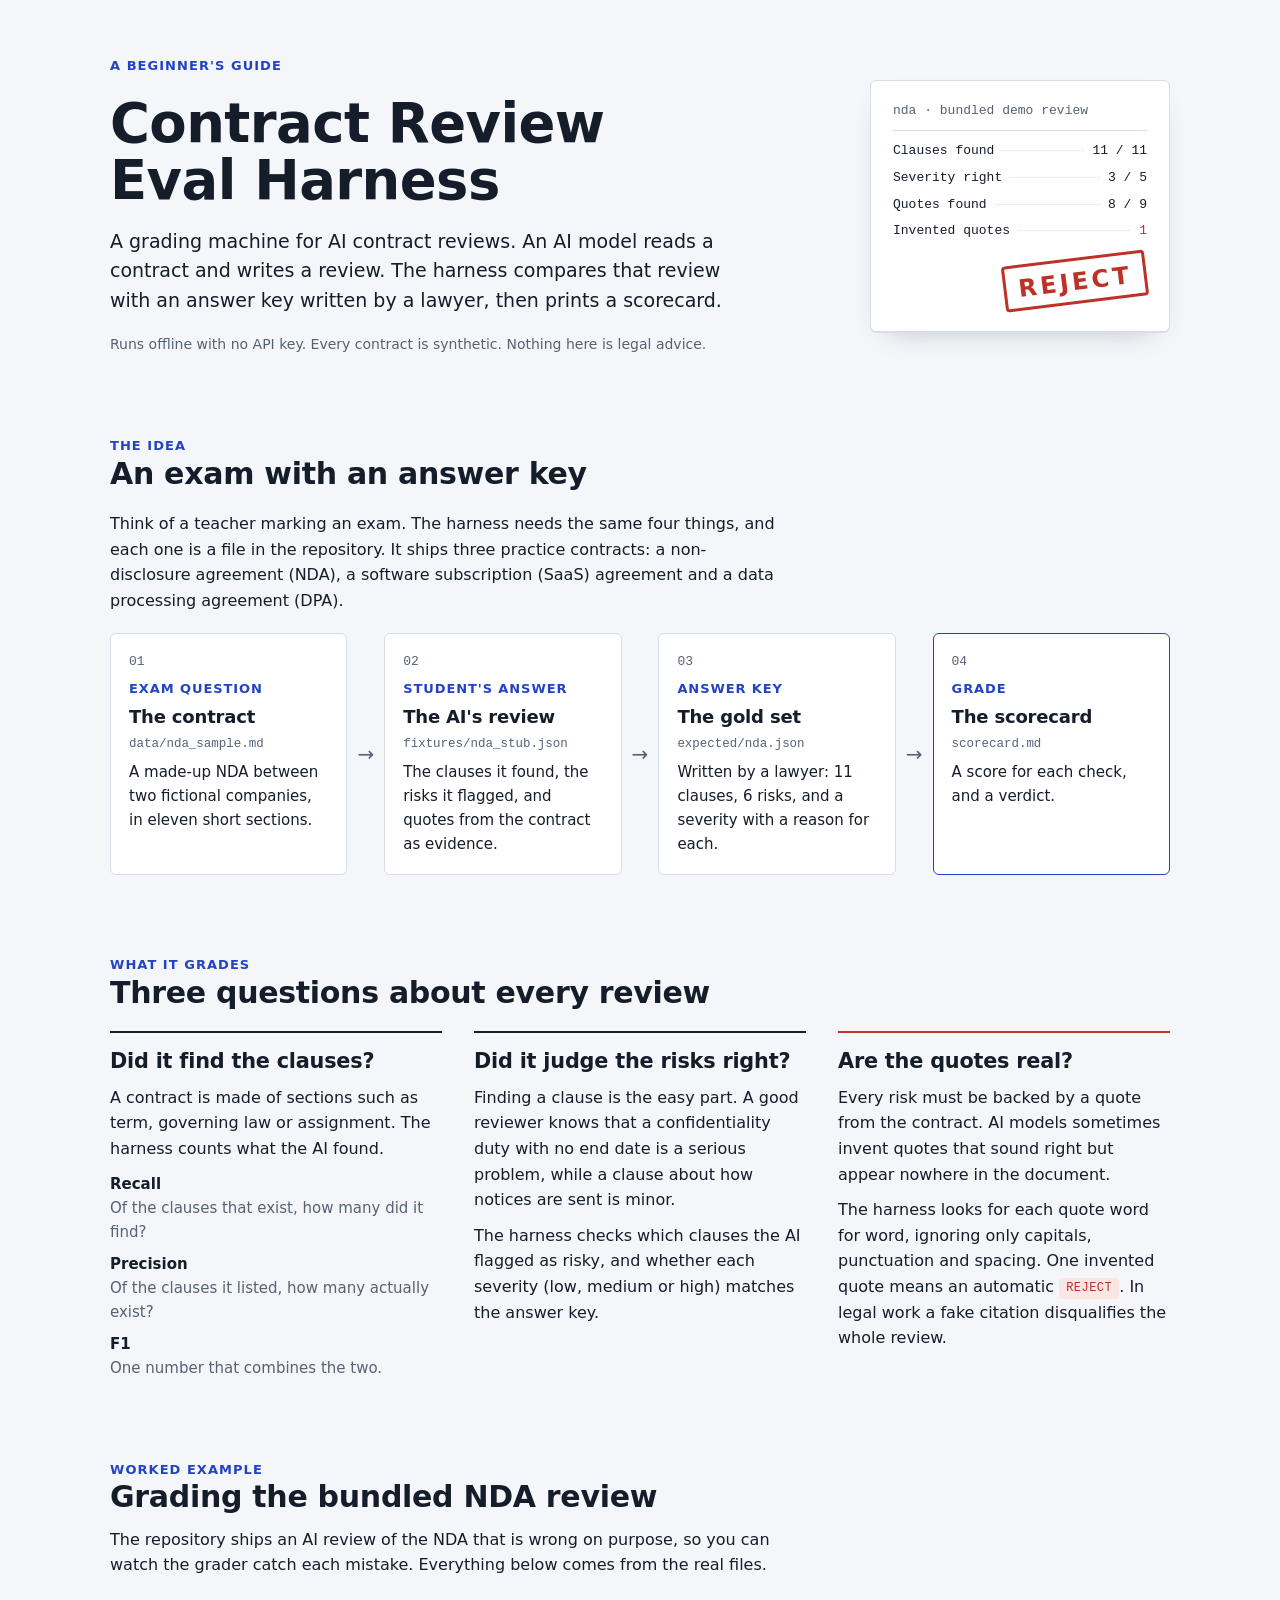
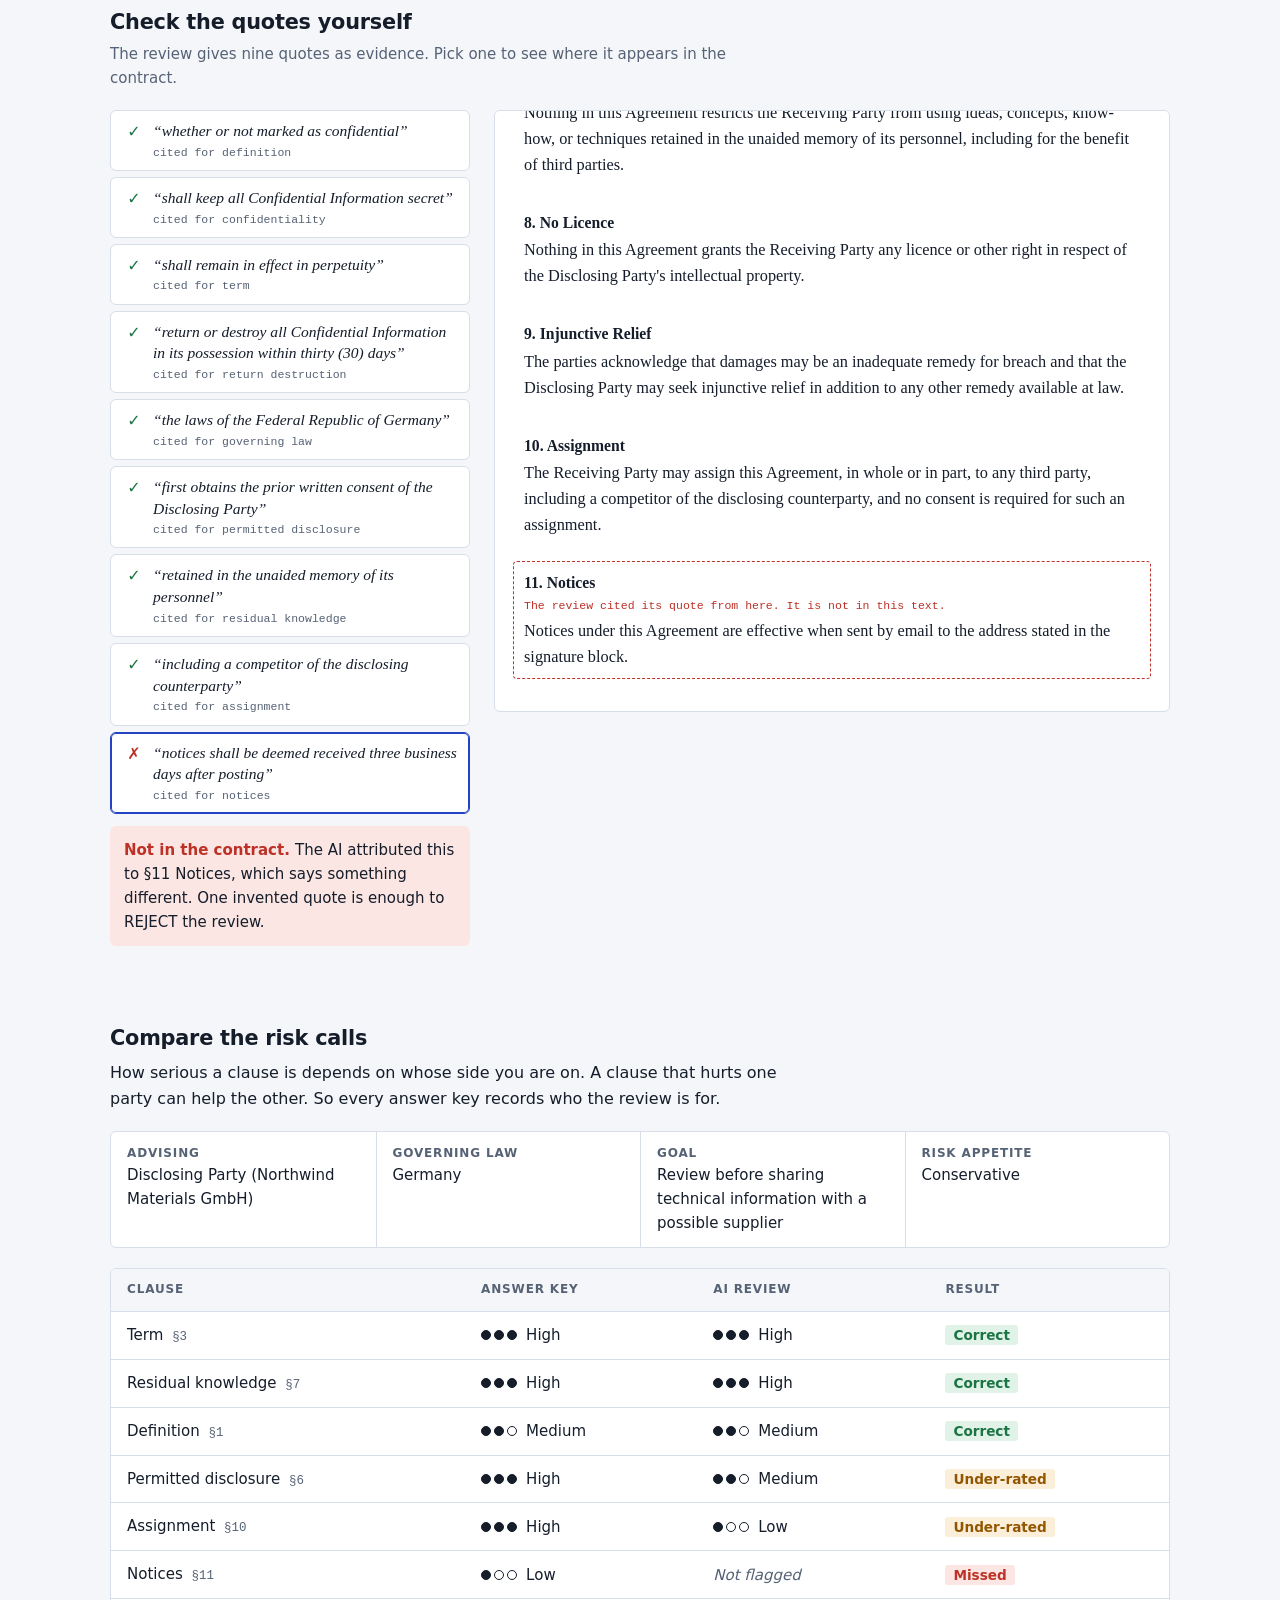
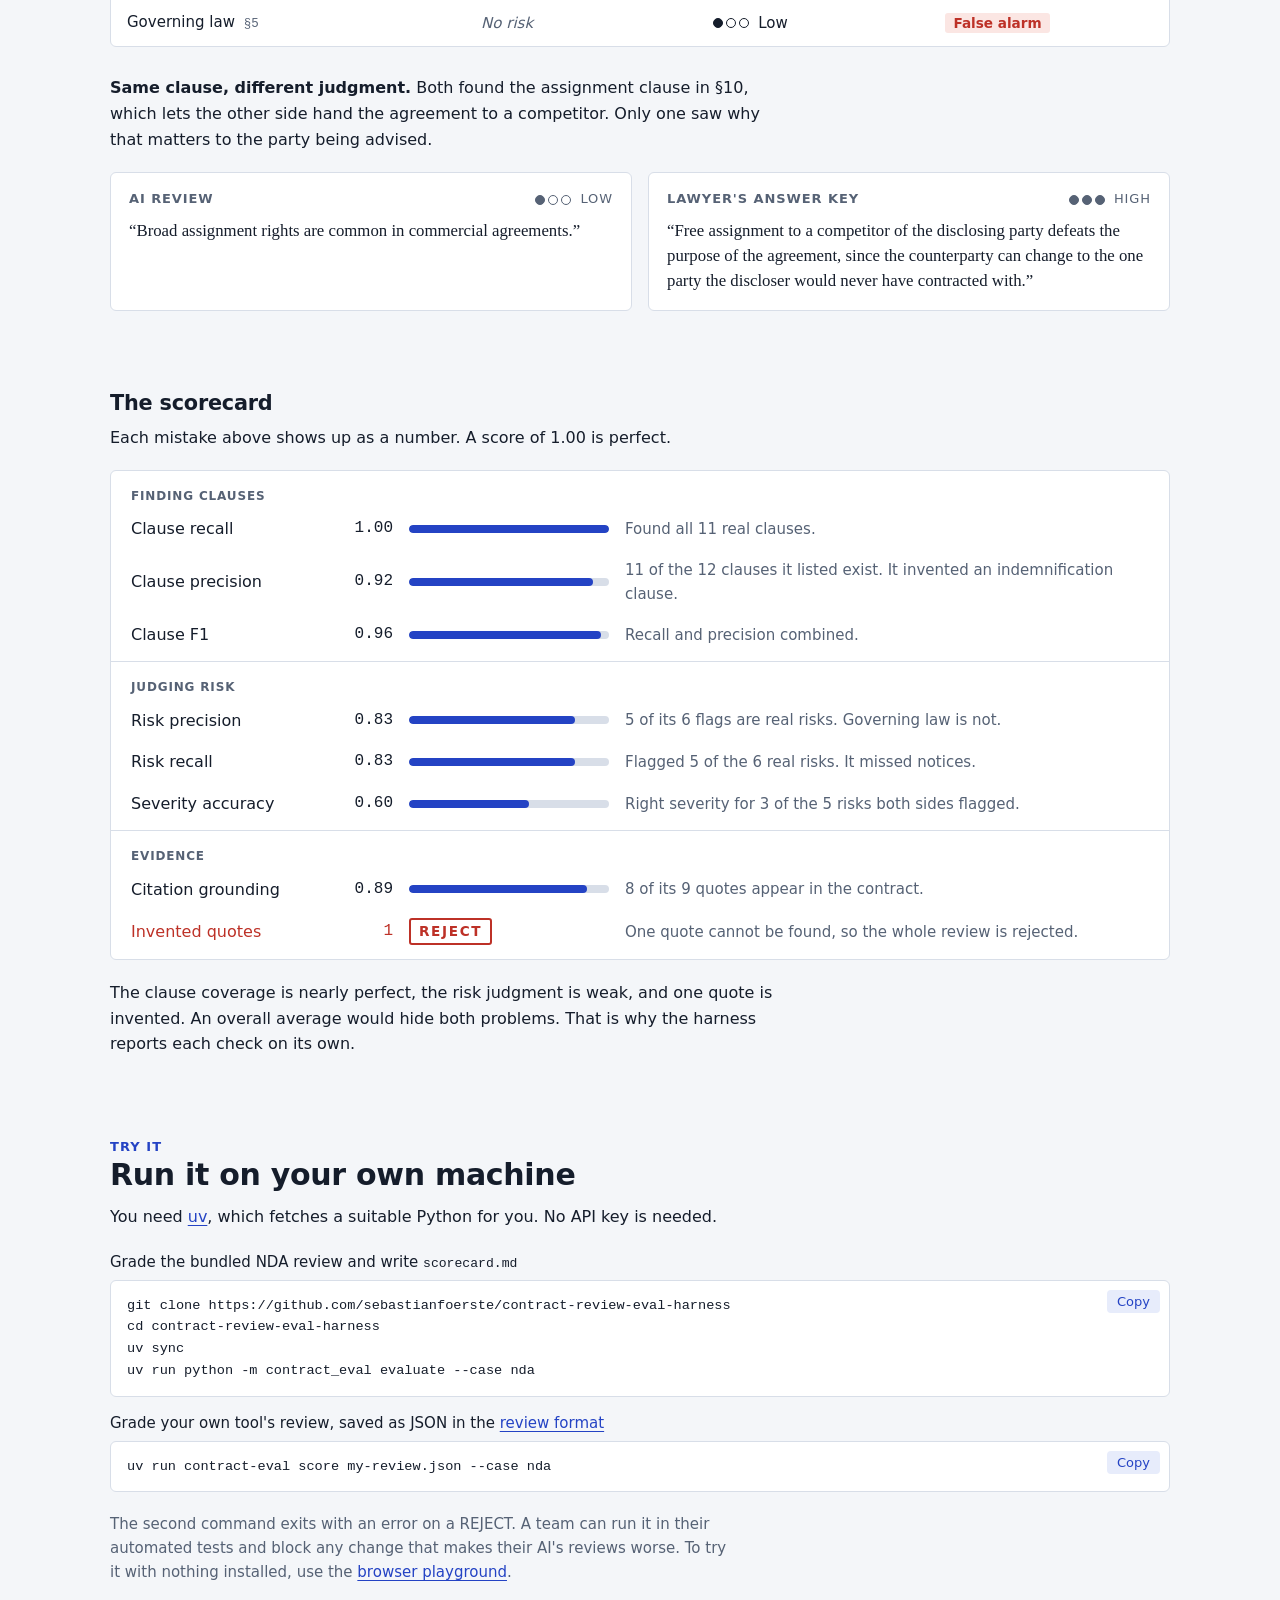
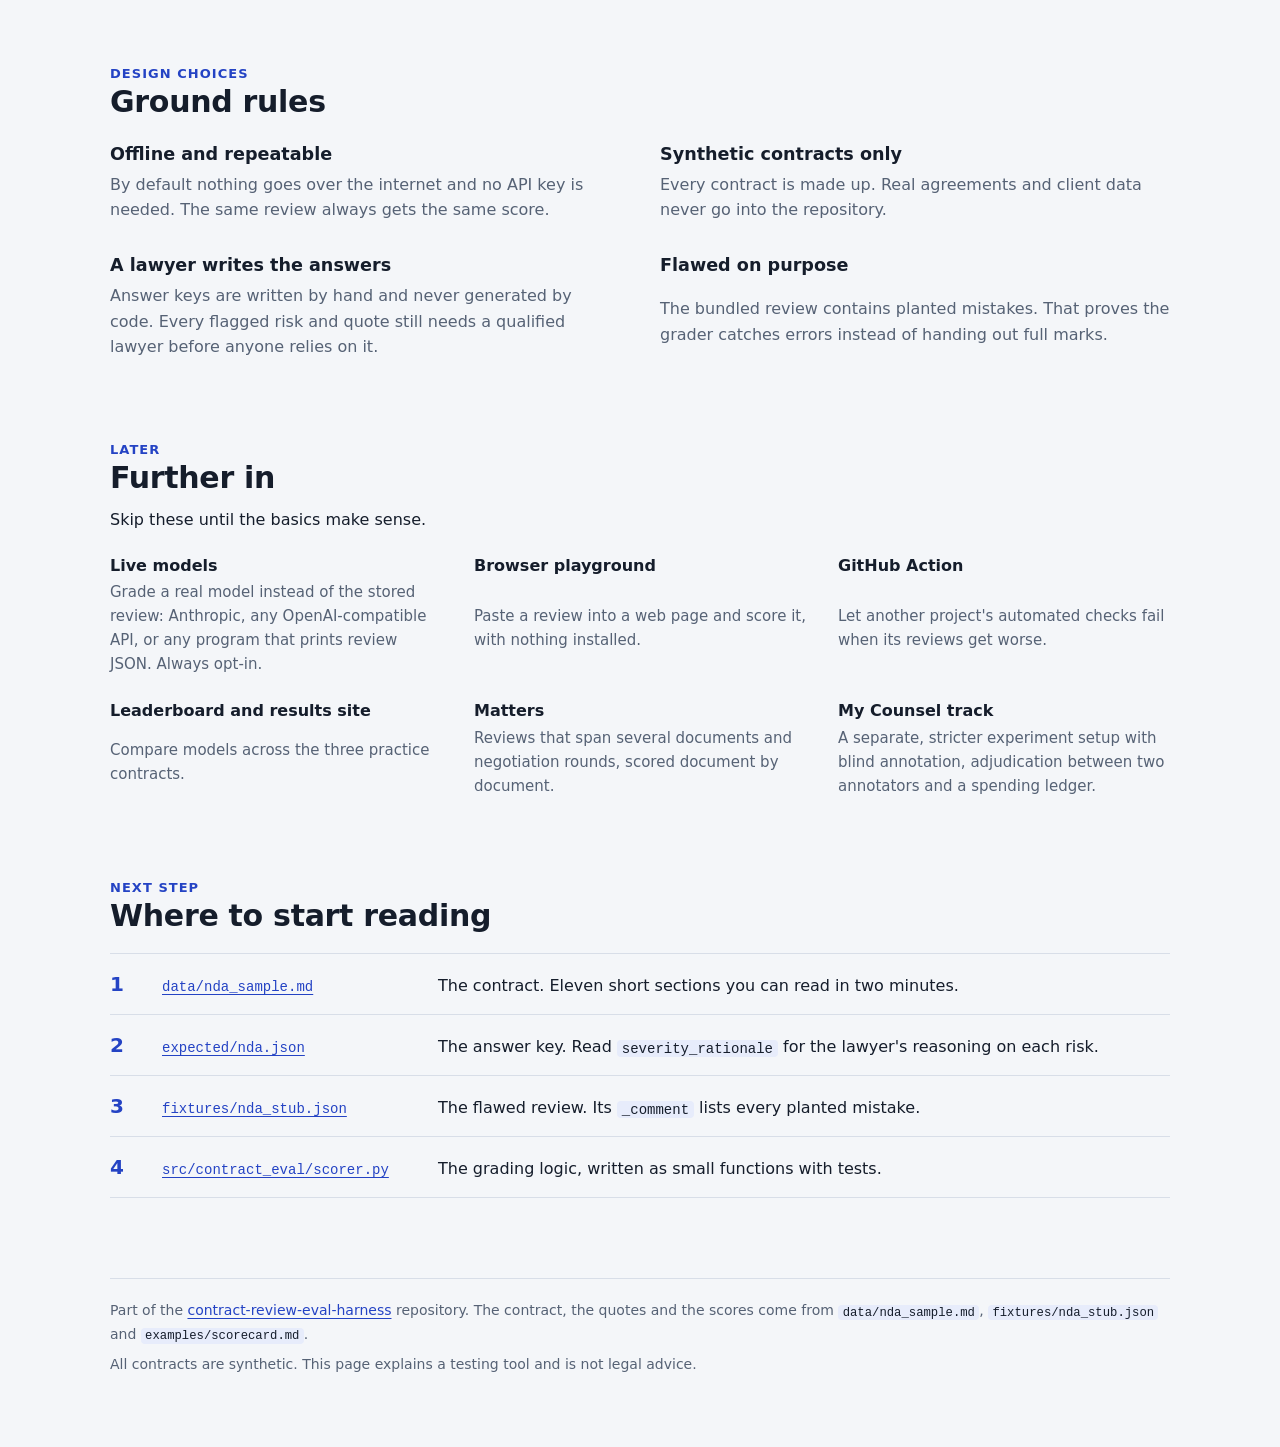
<file: docs/beginners-guide.html>
<!DOCTYPE html>
<html lang="en">
<head>
<meta charset="utf-8">
<meta name="viewport" content="width=device-width, initial-scale=1, viewport-fit=cover">
<meta name="description" content="A beginner's guide to the contract-review-eval-harness: how it grades an AI contract review against a lawyer's answer key, worked through on the bundled synthetic NDA. Not legal advice.">
<title>Contract Review Eval Harness: a beginner's guide</title>
<style>
/* Self-contained: no external fonts, scripts or requests, so the file works offline.
   Layout: one reading column on cool "paper"; three specimen blocks (the pipeline, the quote checker, the score sheet) break out to the full measure. Highlighter yellow is reserved for quotes found in the contract. */
:root {
  --paper: #f4f6f9;
  --surface: #ffffff;
  --ink: #151d2b;
  --muted: #566275;
  --rule: #d8dee8;
  --accent: #2443c4;
  --accent-soft: #e7ecfb;
  --hl: #fff09a;
  --hl-ink: #151d2b;
  --good: #1b7444;
  --good-soft: #e1f2e8;
  --bad: #bd3127;
  --bad-soft: #fbe6e3;
  --warn: #935500;
  --warn-soft: #fbefd9;
  --font-display: system-ui, -apple-system, "Segoe UI", Roboto, "Helvetica Neue", Arial, sans-serif;
  --font-body: system-ui, -apple-system, "Segoe UI", Roboto, "Helvetica Neue", Arial, sans-serif;
  --font-doc: "Iowan Old Style", "Palatino Linotype", Palatino, Georgia, "Times New Roman", serif;
  --font-mono: ui-monospace, SFMono-Regular, Menlo, Consolas, "Liberation Mono", monospace;
}
@media (prefers-color-scheme: dark) {
  :root:not([data-theme="light"]) {
    --paper: #0f141c;
    --surface: #161d28;
    --ink: #e5e9f0;
    --muted: #9aa5b6;
    --rule: #283345;
    --accent: #93a9ff;
    --accent-soft: #1d2747;
    --hl: #5e4f0c;
    --hl-ink: #fff5c9;
    --good: #63cf91;
    --good-soft: #15301f;
    --bad: #ff7f72;
    --bad-soft: #3a1a17;
    --warn: #f1b75c;
    --warn-soft: #362812;
    color-scheme: dark;
  }
}
:root[data-theme="dark"] {
  --paper: #0f141c;
  --surface: #161d28;
  --ink: #e5e9f0;
  --muted: #9aa5b6;
  --rule: #283345;
  --accent: #93a9ff;
  --accent-soft: #1d2747;
  --hl: #5e4f0c;
  --hl-ink: #fff5c9;
  --good: #63cf91;
  --good-soft: #15301f;
  --bad: #ff7f72;
  --bad-soft: #3a1a17;
  --warn: #f1b75c;
  --warn-soft: #362812;
  color-scheme: dark;
}

[hidden] { display: none !important; }
body {
  margin: 0;
  background: var(--paper);
  color: var(--ink);
  font-family: var(--font-body);
  font-size: 16px;
  line-height: 1.6;
}
.wrap {
  max-width: 1060px;
  margin: 0 auto;
  padding-left: max(16px, env(safe-area-inset-left, 0px));
  padding-right: max(16px, env(safe-area-inset-right, 0px));
  padding-block: 56px 72px;
  display: grid;
  gap: 80px;
}
section { display: grid; gap: 20px; min-width: 0; }
.prose { max-width: 66ch; }
.prose p + p { margin-top: 0.75em; }
p, h1, h2, h3, ul, ol, dl, dd, figure, pre { margin: 0; }

h1, h2, h3 { font-family: var(--font-display); text-wrap: balance; letter-spacing: -0.01em; }
h1 { font-size: clamp(2.25rem, 5.2vw, 3.4rem); line-height: 1.05; font-weight: 700; }
h2 { font-size: 1.875rem; line-height: 1.15; font-weight: 600; }
h3 { font-size: 1.3rem; line-height: 1.25; font-weight: 600; }
.eyebrow {
  font-size: 0.8125rem; font-weight: 600; text-transform: uppercase;
  letter-spacing: 0.08em; color: var(--accent);
}
.muted { color: var(--muted); }
.small { font-size: 0.9375rem; }
code, .mono { font-family: var(--font-mono); font-size: 0.875em; }
p code, li code, dd code, td code {
  background: var(--accent-soft); color: var(--ink);
  padding: 0.05em 0.35em; border-radius: 4px; overflow-wrap: anywhere;
}
a { color: var(--accent); text-underline-offset: 3px; }
a:focus-visible, button:focus-visible { outline: 2px solid var(--accent); outline-offset: 2px; border-radius: 4px; }

/* Hero */
.hero { display: grid; grid-template-columns: minmax(0, 1fr) 300px; gap: 48px; align-items: center; }
.hero-text { display: grid; gap: 18px; min-width: 0; }
.lede { font-size: 1.1875rem; line-height: 1.55; max-width: 34em; }
.fine { font-size: 0.875rem; color: var(--muted); }
.slip {
  position: relative;
  background: var(--surface);
  border: 1px solid var(--rule);
  border-radius: 6px;
  padding: 20px 22px 26px;
  font-family: var(--font-mono);
  font-size: 0.8125rem;
  display: grid; gap: 10px;
  box-shadow: 0 1px 0 var(--rule), 0 12px 28px -18px rgba(20, 30, 60, 0.35);
}
.slip-head { color: var(--muted); border-bottom: 1px solid var(--rule); padding-bottom: 8px; }
.slip dl { display: grid; gap: 6px; }
.slip .row { display: flex; align-items: baseline; gap: 8px; }
.slip dt { white-space: nowrap; }
.slip .row::after { content: none; }
.slip .lead { flex: 1; border-bottom: 1px dotted var(--rule); transform: translateY(-3px); min-width: 12px; }
.slip dd { font-variant-numeric: tabular-nums; font-weight: 500; }
.slip dd.bad { color: var(--bad); }
.stamp {
  justify-self: end;
  margin-top: 6px;
  font-family: var(--font-display);
  font-weight: 700; font-size: 1.5rem; letter-spacing: 0.14em;
  color: var(--bad);
  border: 3px solid var(--bad);
  border-radius: 4px;
  padding: 2px 12px 0;
  transform: rotate(-7deg);
}

/* Pipeline */
.flow {
  display: grid;
  grid-template-columns: minmax(0, 1fr) auto minmax(0, 1fr) auto minmax(0, 1fr) auto minmax(0, 1fr);
  align-items: stretch;
  gap: 10px;
}
.step {
  background: var(--surface);
  border: 1px solid var(--rule);
  border-radius: 6px;
  padding: 18px;
  display: grid; gap: 6px; align-content: start;
  min-width: 0;
}
.step-num { font-family: var(--font-mono); font-size: 0.8125rem; color: var(--muted); }
.step-role { font-size: 0.8125rem; font-weight: 600; text-transform: uppercase; letter-spacing: 0.07em; color: var(--accent); }
.step h3 { font-size: 1.125rem; }
.step .path { font-family: var(--font-mono); font-size: 0.78rem; color: var(--muted); overflow-wrap: anywhere; }
.step p:last-child { font-size: 0.9375rem; }
.step.grade { border-color: var(--accent); }
.arrow { align-self: center; color: var(--muted); font-size: 1.25rem; }

/* Three questions */
.questions { display: grid; grid-template-columns: repeat(3, minmax(0, 1fr)); gap: 32px; }
.q { display: grid; gap: 10px; align-content: start; border-top: 2px solid var(--ink); padding-top: 16px; min-width: 0; }
.q.key { border-top-color: var(--bad); }
.q dl { display: grid; gap: 8px; font-size: 0.9375rem; }
.q dt { font-weight: 600; }
.q dd { color: var(--muted); }
.tag {
  display: inline-block; font-family: var(--font-mono); font-size: 0.75rem; font-weight: 500;
  padding: 1px 7px; border-radius: 3px; letter-spacing: 0.04em; vertical-align: 1px;
}
.tag.bad { color: var(--bad); background: var(--bad-soft); }

/* Quote checker */
.checker { display: grid; grid-template-columns: 360px minmax(0, 1fr); gap: 24px; align-items: start; }
.quote-col { display: grid; gap: 12px; min-width: 0; }
.quote-list { list-style: none; padding: 0; display: grid; gap: 6px; }
.quote-btn {
  width: 100%;
  display: grid; grid-template-columns: 22px minmax(0, 1fr); gap: 8px; align-items: start;
  text-align: left;
  font: inherit; color: var(--ink);
  background: var(--surface);
  border: 1px solid var(--rule);
  border-radius: 6px;
  padding: 9px 12px;
  cursor: pointer;
}
.quote-btn:hover { border-color: var(--muted); }
.quote-btn[aria-pressed="true"] { border-color: var(--accent); box-shadow: inset 0 0 0 1px var(--accent); }
.quote-btn .mark-icon { font-weight: 700; line-height: 1.5; text-align: center; }
.quote-btn .ok { color: var(--good); }
.quote-btn .no { color: var(--bad); }
.quote-btn .qtext { font-family: var(--font-doc); font-style: italic; font-size: 0.97rem; line-height: 1.4; }
.quote-btn .qmeta { display: block; font-family: var(--font-mono); font-style: normal; font-size: 0.72rem; color: var(--muted); margin-top: 3px; }
.verdict {
  border-radius: 6px; padding: 12px 14px; font-size: 0.9375rem;
  background: var(--good-soft); color: var(--ink);
  border-left: 0;
}
.verdict.no { background: var(--bad-soft); }
.verdict strong { color: var(--good); }
.verdict.no strong { color: var(--bad); }

.doc {
  position: relative;
  background: var(--surface);
  border: 1px solid var(--rule);
  border-radius: 6px;
  padding: 24px 28px 32px;
  font-family: var(--font-doc);
  font-size: 1.02rem;
  line-height: 1.6;
  max-height: 34rem;
  overflow: auto;
  display: grid; gap: 14px;
  min-width: 0;
}
.doc-title { font-family: var(--font-doc); font-weight: 600; font-size: 1.2rem; }
.doc-sec { display: grid; gap: 2px; padding: 8px 10px; margin: 0 -10px; border: 1.5px dashed transparent; border-radius: 4px; }
.doc-sec.claimed { border-color: var(--bad); }
.doc-sec h4 { margin: 0; font-family: var(--font-doc); font-weight: 600; font-size: 0.98rem; }
.doc-sec .claim-note { font-family: var(--font-mono); font-size: 0.72rem; color: var(--bad); }
.doc mark { background: var(--hl); color: var(--hl-ink); padding: 0.05em 0.1em; border-radius: 2px; }

/* Risk table */
.context {
  display: grid; grid-template-columns: repeat(4, minmax(0, 1fr)); gap: 0;
  border: 1px solid var(--rule); border-radius: 6px; background: var(--surface);
}
.context div { padding: 12px 16px; border-left: 1px solid var(--rule); min-width: 0; }
.context div:first-child { border-left: 0; }
.context dt { font-size: 0.75rem; font-weight: 600; text-transform: uppercase; letter-spacing: 0.07em; color: var(--muted); }
.context dd { font-size: 0.9375rem; }
.table-wrap { overflow-x: auto; border: 1px solid var(--rule); border-radius: 6px; background: var(--surface); }
table { border-collapse: collapse; width: 100%; min-width: 560px; font-size: 0.9375rem; }
th, td { text-align: left; padding: 11px 16px; border-bottom: 1px solid var(--rule); vertical-align: middle; }
tbody tr:last-child td { border-bottom: 0; }
th { font-size: 0.75rem; font-weight: 600; text-transform: uppercase; letter-spacing: 0.07em; color: var(--muted); background: var(--paper); }
td .sec { font-family: var(--font-mono); font-size: 0.78rem; color: var(--muted); margin-left: 4px; }
.sev { display: inline-flex; align-items: center; gap: 3px; white-space: nowrap; }
.sev i { width: 8px; height: 8px; border-radius: 50%; border: 1.5px solid currentColor; display: inline-block; }
.sev[data-level="3"] i,
.sev[data-level="2"] i:nth-child(-n+2),
.sev[data-level="1"] i:first-child { background: currentColor; }
.sev b { font-weight: 500; margin-left: 6px; }
.none { color: var(--muted); font-style: italic; }
.result { font-weight: 600; white-space: nowrap; padding: 2px 8px; border-radius: 3px; font-size: 0.85rem; }
.result.good { color: var(--good); background: var(--good-soft); }
.result.warn { color: var(--warn); background: var(--warn-soft); }
.result.bad { color: var(--bad); background: var(--bad-soft); }

.compare { display: grid; grid-template-columns: repeat(2, minmax(0, 1fr)); gap: 16px; }
.compare figure {
  background: var(--surface); border: 1px solid var(--rule); border-radius: 6px;
  padding: 16px 18px; display: grid; gap: 8px; align-content: start; min-width: 0;
}
.compare figcaption { display: flex; justify-content: space-between; gap: 12px; flex-wrap: wrap; font-size: 0.8125rem; font-weight: 600; text-transform: uppercase; letter-spacing: 0.07em; color: var(--muted); }
.compare blockquote { margin: 0; font-family: var(--font-doc); font-size: 1.05rem; line-height: 1.5; }

/* Score sheet */
.scores { display: grid; border: 1px solid var(--rule); border-radius: 6px; background: var(--surface); }
.score-group { padding: 6px 0; border-top: 1px solid var(--rule); }
.score-group:first-child { border-top: 0; }
.score-group h4 {
  margin: 0; padding: 10px 20px 2px;
  font-size: 0.75rem; font-weight: 600; text-transform: uppercase; letter-spacing: 0.07em; color: var(--muted);
}
.srow {
  display: grid; grid-template-columns: 190px 56px minmax(80px, 200px) minmax(0, 1fr);
  gap: 16px; align-items: center; padding: 8px 20px;
}
.srow .name { font-weight: 500; }
.srow .val { font-family: var(--font-mono); font-variant-numeric: tabular-nums; text-align: right; font-weight: 500; }
.bar { height: 8px; background: var(--rule); border-radius: 4px; overflow: hidden; }
.bar span { display: block; height: 100%; background: var(--accent); border-radius: 4px; }
.srow .why { color: var(--muted); font-size: 0.9375rem; }
.srow.reject .val, .srow.reject .name { color: var(--bad); }
.mini-stamp {
  font-family: var(--font-display); font-weight: 700; letter-spacing: 0.12em; font-size: 0.85rem;
  color: var(--bad); border: 2px solid var(--bad); border-radius: 3px; padding: 1px 8px 0; justify-self: start;
}

/* Commands */
.cmds { display: grid; gap: 14px; }
.cmd { display: grid; gap: 6px; min-width: 0; }
.cmd-label { font-size: 0.9375rem; font-weight: 500; }
.cmd-box { position: relative; background: var(--surface); border: 1px solid var(--rule); border-radius: 6px; min-width: 0; }
.cmd-box pre { overflow-x: auto; padding: 14px 92px 14px 16px; font-family: var(--font-mono); font-size: 0.85rem; line-height: 1.6; }
.copy {
  position: absolute; top: 9px; right: 9px;
  font: 500 0.8125rem var(--font-body);
  color: var(--accent); background: var(--accent-soft);
  border: 0; border-radius: 4px; padding: 4px 10px; cursor: pointer;
}

/* Rules + further */
.rules { display: grid; grid-template-columns: repeat(2, minmax(0, 1fr)); gap: 28px 40px; }
.rules div { display: grid; gap: 4px; min-width: 0; }
.rules dt { font-family: var(--font-display); font-weight: 600; font-size: 1.1rem; }
.rules dd { color: var(--muted); }
.further { display: grid; grid-template-columns: repeat(3, minmax(0, 1fr)); gap: 22px 32px; }
.further div { display: grid; gap: 2px; min-width: 0; }
.further dt { font-weight: 600; }
.further dd { color: var(--muted); font-size: 0.9375rem; }
.reading { list-style: none; padding: 0; display: grid; gap: 0; counter-reset: r; border-top: 1px solid var(--rule); }
.reading li {
  counter-increment: r;
  display: grid; grid-template-columns: 36px minmax(0, 260px) minmax(0, 1fr); gap: 16px; align-items: baseline;
  padding: 14px 0; border-bottom: 1px solid var(--rule);
}
.reading li::before { content: counter(r); font-family: var(--font-display); font-weight: 600; font-size: 1.25rem; color: var(--accent); }
.reading a { font-family: var(--font-mono); font-size: 0.875rem; overflow-wrap: anywhere; }

footer { border-top: 1px solid var(--rule); padding-top: 20px; font-size: 0.875rem; color: var(--muted); display: grid; gap: 6px; }

@media (max-width: 900px) {
  .hero { grid-template-columns: minmax(0, 1fr); gap: 32px; }
  .slip { max-width: 340px; }
  .flow { grid-template-columns: minmax(0, 1fr); }
  .arrow { justify-self: center; transform: rotate(90deg); line-height: 1; }
  .questions { grid-template-columns: minmax(0, 1fr); gap: 28px; }
  .checker { grid-template-columns: minmax(0, 1fr); }
  .doc { max-height: 26rem; padding: 20px 18px 24px; }
  .context { grid-template-columns: repeat(2, minmax(0, 1fr)); }
  .context div:nth-child(3) { border-left: 0; }
  .context div:nth-child(n+3) { border-top: 1px solid var(--rule); }
  .further { grid-template-columns: repeat(2, minmax(0, 1fr)); }
  .srow { grid-template-columns: minmax(0, 1fr) 56px; gap: 4px 16px; }
  .srow .bar { grid-column: 1 / -1; }
  .srow .why { grid-column: 1 / -1; }
}
@media (max-width: 560px) {
  .wrap { gap: 64px; padding-block: 36px 56px; }
  h2 { font-size: 1.6rem; }
  .compare, .rules, .further { grid-template-columns: minmax(0, 1fr); }
  .context { grid-template-columns: minmax(0, 1fr); }
  .context div { border-left: 0; }
  .context div:nth-child(n+2) { border-top: 1px solid var(--rule); }
  .reading li { grid-template-columns: 28px minmax(0, 1fr); }
  .reading li span { grid-column: 2; }
  .srow { padding: 8px 16px; }
}
@media (prefers-reduced-motion: reduce) { * { scroll-behavior: auto !important; } }
</style>
</head>
<body>
<div class="wrap">

  <header class="hero">
    <div class="hero-text">
      <p class="eyebrow">A beginner's guide</p>
      <h1>Contract Review Eval Harness</h1>
      <p class="lede">A grading machine for AI contract reviews. An AI model reads a contract and writes a review. The harness compares that review with an answer key written by a lawyer, then prints a scorecard.</p>
      <p class="fine">Runs offline with no API key. Every contract is synthetic. Nothing here is legal advice.</p>
    </div>
    <aside class="slip" aria-label="Example result for the bundled NDA review">
      <div class="slip-head">nda · bundled demo review</div>
      <dl>
        <div class="row"><dt>Clauses found</dt><span class="lead"></span><dd>11 / 11</dd></div>
        <div class="row"><dt>Severity right</dt><span class="lead"></span><dd>3 / 5</dd></div>
        <div class="row"><dt>Quotes found</dt><span class="lead"></span><dd>8 / 9</dd></div>
        <div class="row"><dt>Invented quotes</dt><span class="lead"></span><dd class="bad">1</dd></div>
      </dl>
      <div class="stamp" aria-label="Verdict: reject">REJECT</div>
    </aside>
  </header>

  <section aria-labelledby="idea">
    <div class="prose">
      <p class="eyebrow">The idea</p>
      <h2 id="idea">An exam with an answer key</h2>
    </div>
    <p class="prose">Think of a teacher marking an exam. The harness needs the same four things, and each one is a file in the repository. It ships three practice contracts: a non-disclosure agreement (NDA), a software subscription (SaaS) agreement and a data processing agreement (DPA).</p>
    <div class="flow">
      <div class="step">
        <span class="step-num">01</span>
        <span class="step-role">Exam question</span>
        <h3>The contract</h3>
        <span class="path">data/nda_sample.md</span>
        <p>A made-up NDA between two fictional companies, in eleven short sections.</p>
      </div>
      <span class="arrow" aria-hidden="true">→</span>
      <div class="step">
        <span class="step-num">02</span>
        <span class="step-role">Student's answer</span>
        <h3>The AI's review</h3>
        <span class="path">fixtures/nda_stub.json</span>
        <p>The clauses it found, the risks it flagged, and quotes from the contract as evidence.</p>
      </div>
      <span class="arrow" aria-hidden="true">→</span>
      <div class="step">
        <span class="step-num">03</span>
        <span class="step-role">Answer key</span>
        <h3>The gold set</h3>
        <span class="path">expected/nda.json</span>
        <p>Written by a lawyer: 11 clauses, 6 risks, and a severity with a reason for each.</p>
      </div>
      <span class="arrow" aria-hidden="true">→</span>
      <div class="step grade">
        <span class="step-num">04</span>
        <span class="step-role">Grade</span>
        <h3>The scorecard</h3>
        <span class="path">scorecard.md</span>
        <p>A score for each check, and a verdict.</p>
      </div>
    </div>
  </section>

  <section aria-labelledby="questions">
    <div class="prose">
      <p class="eyebrow">What it grades</p>
      <h2 id="questions">Three questions about every review</h2>
    </div>
    <div class="questions">
      <div class="q">
        <h3>Did it find the clauses?</h3>
        <p>A contract is made of sections such as term, governing law or assignment. The harness counts what the AI found.</p>
        <dl>
          <div><dt>Recall</dt><dd>Of the clauses that exist, how many did it find?</dd></div>
          <div><dt>Precision</dt><dd>Of the clauses it listed, how many actually exist?</dd></div>
          <div><dt>F1</dt><dd>One number that combines the two.</dd></div>
        </dl>
      </div>
      <div class="q">
        <h3>Did it judge the risks right?</h3>
        <p>Finding a clause is the easy part. A good reviewer knows that a confidentiality duty with no end date is a serious problem, while a clause about how notices are sent is minor.</p>
        <p>The harness checks which clauses the AI flagged as risky, and whether each severity (low, medium or high) matches the answer key.</p>
      </div>
      <div class="q key">
        <h3>Are the quotes real?</h3>
        <p>Every risk must be backed by a quote from the contract. AI models sometimes invent quotes that sound right but appear nowhere in the document.</p>
        <p>The harness looks for each quote word for word, ignoring only capitals, punctuation and spacing. One invented quote means an automatic <span class="tag bad">REJECT</span>. In legal work a fake citation disqualifies the whole review.</p>
      </div>
    </div>
  </section>

  <section aria-labelledby="example">
    <div class="prose">
      <p class="eyebrow">Worked example</p>
      <h2 id="example">Grading the bundled NDA review</h2>
      <p style="margin-top:12px">The repository ships an AI review of the NDA that is wrong on purpose, so you can watch the grader catch each mistake. Everything below comes from the real files.</p>
    </div>

    <div class="prose" style="margin-top:12px">
      <h3>Check the quotes yourself</h3>
      <p class="muted small" style="margin-top:6px">The review gives nine quotes as evidence. Pick one to see where it appears in the contract.</p>
    </div>
    <div class="checker">
      <div class="quote-col">
        <ul class="quote-list" id="quote-list" aria-label="Quotes cited by the AI review"></ul>
        <p class="verdict" id="verdict" aria-live="polite"></p>
      </div>
      <div class="doc" id="doc" aria-label="The synthetic NDA"></div>
    </div>
  </section>

  <section aria-labelledby="risks">
    <div class="prose">
      <h3 id="risks">Compare the risk calls</h3>
      <p style="margin-top:8px">How serious a clause is depends on whose side you are on. A clause that hurts one party can help the other. So every answer key records who the review is for.</p>
    </div>
    <dl class="context" aria-label="Review context in the NDA answer key">
      <div><dt>Advising</dt><dd>Disclosing Party (Northwind Materials GmbH)</dd></div>
      <div><dt>Governing law</dt><dd>Germany</dd></div>
      <div><dt>Goal</dt><dd>Review before sharing technical information with a possible supplier</dd></div>
      <div><dt>Risk appetite</dt><dd>Conservative</dd></div>
    </dl>
    <div class="table-wrap">
      <table>
        <thead>
          <tr><th scope="col">Clause</th><th scope="col">Answer key</th><th scope="col">AI review</th><th scope="col">Result</th></tr>
        </thead>
        <tbody>
          <tr><td>Term <span class="sec">§3</span></td><td><span class="sev" data-level="3"><i></i><i></i><i></i><b>High</b></span></td><td><span class="sev" data-level="3"><i></i><i></i><i></i><b>High</b></span></td><td><span class="result good">Correct</span></td></tr>
          <tr><td>Residual knowledge <span class="sec">§7</span></td><td><span class="sev" data-level="3"><i></i><i></i><i></i><b>High</b></span></td><td><span class="sev" data-level="3"><i></i><i></i><i></i><b>High</b></span></td><td><span class="result good">Correct</span></td></tr>
          <tr><td>Definition <span class="sec">§1</span></td><td><span class="sev" data-level="2"><i></i><i></i><i></i><b>Medium</b></span></td><td><span class="sev" data-level="2"><i></i><i></i><i></i><b>Medium</b></span></td><td><span class="result good">Correct</span></td></tr>
          <tr><td>Permitted disclosure <span class="sec">§6</span></td><td><span class="sev" data-level="3"><i></i><i></i><i></i><b>High</b></span></td><td><span class="sev" data-level="2"><i></i><i></i><i></i><b>Medium</b></span></td><td><span class="result warn">Under-rated</span></td></tr>
          <tr><td>Assignment <span class="sec">§10</span></td><td><span class="sev" data-level="3"><i></i><i></i><i></i><b>High</b></span></td><td><span class="sev" data-level="1"><i></i><i></i><i></i><b>Low</b></span></td><td><span class="result warn">Under-rated</span></td></tr>
          <tr><td>Notices <span class="sec">§11</span></td><td><span class="sev" data-level="1"><i></i><i></i><i></i><b>Low</b></span></td><td><span class="none">Not flagged</span></td><td><span class="result bad">Missed</span></td></tr>
          <tr><td>Governing law <span class="sec">§5</span></td><td><span class="none">No risk</span></td><td><span class="sev" data-level="1"><i></i><i></i><i></i><b>Low</b></span></td><td><span class="result bad">False alarm</span></td></tr>
        </tbody>
      </table>
    </div>
    <div class="prose" style="margin-top:8px">
      <p><strong>Same clause, different judgment.</strong> Both found the assignment clause in §10, which lets the other side hand the agreement to a competitor. Only one saw why that matters to the party being advised.</p>
    </div>
    <div class="compare">
      <figure>
        <figcaption><span>AI review</span><span class="sev" data-level="1"><i></i><i></i><i></i><b>Low</b></span></figcaption>
        <blockquote>“Broad assignment rights are common in commercial agreements.”</blockquote>
      </figure>
      <figure>
        <figcaption><span>Lawyer's answer key</span><span class="sev" data-level="3"><i></i><i></i><i></i><b>High</b></span></figcaption>
        <blockquote>“Free assignment to a competitor of the disclosing party defeats the purpose of the agreement, since the counterparty can change to the one party the discloser would never have contracted with.”</blockquote>
      </figure>
    </div>
  </section>

  <section aria-labelledby="scorecard">
    <div class="prose">
      <h3 id="scorecard">The scorecard</h3>
      <p style="margin-top:8px">Each mistake above shows up as a number. A score of 1.00 is perfect.</p>
    </div>
    <div class="scores">
      <div class="score-group">
        <h4>Finding clauses</h4>
        <div class="srow"><span class="name">Clause recall</span><span class="val">1.00</span><div class="bar"><span style="width:100%"></span></div><span class="why">Found all 11 real clauses.</span></div>
        <div class="srow"><span class="name">Clause precision</span><span class="val">0.92</span><div class="bar"><span style="width:92%"></span></div><span class="why">11 of the 12 clauses it listed exist. It invented an indemnification clause.</span></div>
        <div class="srow"><span class="name">Clause F1</span><span class="val">0.96</span><div class="bar"><span style="width:96%"></span></div><span class="why">Recall and precision combined.</span></div>
      </div>
      <div class="score-group">
        <h4>Judging risk</h4>
        <div class="srow"><span class="name">Risk precision</span><span class="val">0.83</span><div class="bar"><span style="width:83%"></span></div><span class="why">5 of its 6 flags are real risks. Governing law is not.</span></div>
        <div class="srow"><span class="name">Risk recall</span><span class="val">0.83</span><div class="bar"><span style="width:83%"></span></div><span class="why">Flagged 5 of the 6 real risks. It missed notices.</span></div>
        <div class="srow"><span class="name">Severity accuracy</span><span class="val">0.60</span><div class="bar"><span style="width:60%"></span></div><span class="why">Right severity for 3 of the 5 risks both sides flagged.</span></div>
      </div>
      <div class="score-group">
        <h4>Evidence</h4>
        <div class="srow"><span class="name">Citation grounding</span><span class="val">0.89</span><div class="bar"><span style="width:89%"></span></div><span class="why">8 of its 9 quotes appear in the contract.</span></div>
        <div class="srow reject"><span class="name">Invented quotes</span><span class="val">1</span><span class="mini-stamp">REJECT</span><span class="why">One quote cannot be found, so the whole review is rejected.</span></div>
      </div>
    </div>
    <p class="prose">The clause coverage is nearly perfect, the risk judgment is weak, and one quote is invented. An overall average would hide both problems. That is why the harness reports each check on its own.</p>
  </section>

  <section aria-labelledby="try">
    <div class="prose">
      <p class="eyebrow">Try it</p>
      <h2 id="try">Run it on your own machine</h2>
      <p style="margin-top:12px">You need <a href="https://docs.astral.sh/uv/">uv</a>, which fetches a suitable Python for you. No API key is needed.</p>
    </div>
    <div class="cmds">
      <div class="cmd">
        <span class="cmd-label">Grade the bundled NDA review and write <code>scorecard.md</code></span>
        <div class="cmd-box"><pre id="cmd-demo">git clone https://github.com/sebastianfoerste/contract-review-eval-harness
cd contract-review-eval-harness
uv sync
uv run python -m contract_eval evaluate --case nda</pre><button class="copy" type="button" data-target="cmd-demo">Copy</button></div>
      </div>
      <div class="cmd">
        <span class="cmd-label">Grade your own tool's review, saved as JSON in the <a href="https://github.com/sebastianfoerste/contract-review-eval-harness/blob/main/schemas/review-output.schema.json">review format</a></span>
        <div class="cmd-box"><pre id="cmd-score">uv run contract-eval score my-review.json --case nda</pre><button class="copy" type="button" data-target="cmd-score">Copy</button></div>
      </div>
    </div>
    <p class="prose muted small">The second command exits with an error on a REJECT. A team can run it in their automated tests and block any change that makes their AI's reviews worse. To try it with nothing installed, use the <a href="https://sebastianfoerste.github.io/contract-review-eval-harness/playground/">browser playground</a>.</p>
  </section>

  <section aria-labelledby="rules">
    <div class="prose">
      <p class="eyebrow">Design choices</p>
      <h2 id="rules">Ground rules</h2>
    </div>
    <dl class="rules">
      <div><dt>Offline and repeatable</dt><dd>By default nothing goes over the internet and no API key is needed. The same review always gets the same score.</dd></div>
      <div><dt>Synthetic contracts only</dt><dd>Every contract is made up. Real agreements and client data never go into the repository.</dd></div>
      <div><dt>A lawyer writes the answers</dt><dd>Answer keys are written by hand and never generated by code. Every flagged risk and quote still needs a qualified lawyer before anyone relies on it.</dd></div>
      <div><dt>Flawed on purpose</dt><dd>The bundled review contains planted mistakes. That proves the grader catches errors instead of handing out full marks.</dd></div>
    </dl>
  </section>

  <section aria-labelledby="further">
    <div class="prose">
      <p class="eyebrow">Later</p>
      <h2 id="further">Further in</h2>
      <p style="margin-top:12px">Skip these until the basics make sense.</p>
    </div>
    <dl class="further">
      <div><dt>Live models</dt><dd>Grade a real model instead of the stored review: Anthropic, any OpenAI-compatible API, or any program that prints review JSON. Always opt-in.</dd></div>
      <div><dt>Browser playground</dt><dd>Paste a review into a web page and score it, with nothing installed.</dd></div>
      <div><dt>GitHub Action</dt><dd>Let another project's automated checks fail when its reviews get worse.</dd></div>
      <div><dt>Leaderboard and results site</dt><dd>Compare models across the three practice contracts.</dd></div>
      <div><dt>Matters</dt><dd>Reviews that span several documents and negotiation rounds, scored document by document.</dd></div>
      <div><dt>My Counsel track</dt><dd>A separate, stricter experiment setup with blind annotation, adjudication between two annotators and a spending ledger.</dd></div>
    </dl>
  </section>

  <section aria-labelledby="reading">
    <div class="prose">
      <p class="eyebrow">Next step</p>
      <h2 id="reading">Where to start reading</h2>
    </div>
    <ol class="reading">
      <li><a href="https://github.com/sebastianfoerste/contract-review-eval-harness/blob/main/data/nda_sample.md">data/nda_sample.md</a><span>The contract. Eleven short sections you can read in two minutes.</span></li>
      <li><a href="https://github.com/sebastianfoerste/contract-review-eval-harness/blob/main/expected/nda.json">expected/nda.json</a><span>The answer key. Read <code>severity_rationale</code> for the lawyer's reasoning on each risk.</span></li>
      <li><a href="https://github.com/sebastianfoerste/contract-review-eval-harness/blob/main/fixtures/nda_stub.json">fixtures/nda_stub.json</a><span>The flawed review. Its <code>_comment</code> lists every planted mistake.</span></li>
      <li><a href="https://github.com/sebastianfoerste/contract-review-eval-harness/blob/main/src/contract_eval/scorer.py">src/contract_eval/scorer.py</a><span>The grading logic, written as small functions with tests.</span></li>
    </ol>
  </section>

  <footer>
    <p>Part of the <a href="https://github.com/sebastianfoerste/contract-review-eval-harness">contract-review-eval-harness</a> repository. The contract, the quotes and the scores come from <code>data/nda_sample.md</code>, <code>fixtures/nda_stub.json</code> and <code>examples/scorecard.md</code>.</p>
    <p>All contracts are synthetic. This page explains a testing tool and is not legal advice.</p>
  </footer>
</div>

<script>
(function () {
  var SECTIONS = [
    { n: 0, title: "", text: "This Mutual Non-Disclosure Agreement (\"Agreement\") is entered into between Northwind Materials GmbH (\"Disclosing Party\") and Cverbio Labs Inc. (\"Receiving Party\"). This document is fabricated for evaluation purposes and is not a real agreement." },
    { n: 1, title: "Definition of Confidential Information", text: "Confidential Information means any and all information disclosed by either party to the other, whether oral, written, or electronic, whether or not marked as confidential." },
    { n: 2, title: "Confidentiality Obligations", text: "The Receiving Party shall keep all Confidential Information secret and shall not disclose it to any third party without the prior written consent of the Disclosing Party." },
    { n: 3, title: "Term", text: "This Agreement and the obligations of confidentiality set out herein shall remain in effect in perpetuity." },
    { n: 4, title: "Return or Destruction", text: "Upon written request, the Receiving Party shall return or destroy all Confidential Information in its possession within thirty (30) days." },
    { n: 5, title: "Governing Law", text: "This Agreement shall be governed by and construed in accordance with the laws of the Federal Republic of Germany." },
    { n: 6, title: "Permitted Disclosures", text: "The Receiving Party may disclose Confidential Information where disclosure is required by law, court order, or a competent regulatory authority, provided that the Receiving Party first obtains the prior written consent of the Disclosing Party." },
    { n: 7, title: "Residual Knowledge", text: "Nothing in this Agreement restricts the Receiving Party from using ideas, concepts, know-how, or techniques retained in the unaided memory of its personnel, including for the benefit of third parties." },
    { n: 8, title: "No Licence", text: "Nothing in this Agreement grants the Receiving Party any licence or other right in respect of the Disclosing Party's intellectual property." },
    { n: 9, title: "Injunctive Relief", text: "The parties acknowledge that damages may be an inadequate remedy for breach and that the Disclosing Party may seek injunctive relief in addition to any other remedy available at law." },
    { n: 10, title: "Assignment", text: "The Receiving Party may assign this Agreement, in whole or in part, to any third party, including a competitor of the disclosing counterparty, and no consent is required for such an assignment." },
    { n: 11, title: "Notices", text: "Notices under this Agreement are effective when sent by email to the address stated in the signature block." }
  ];
  var CLAUSE_SECTION = {
    definition: 1, confidentiality: 2, term: 3, return_destruction: 4, governing_law: 5,
    permitted_disclosure: 6, residual_knowledge: 7, no_license: 8, injunctive_relief: 9,
    assignment: 10, notices: 11
  };
  var QUOTES = [
    { quote: "whether or not marked as confidential", clause: "definition" },
    { quote: "shall keep all Confidential Information secret", clause: "confidentiality" },
    { quote: "shall remain in effect in perpetuity", clause: "term" },
    { quote: "return or destroy all Confidential Information in its possession within thirty (30) days", clause: "return_destruction" },
    { quote: "the laws of the Federal Republic of Germany", clause: "governing_law" },
    { quote: "first obtains the prior written consent of the Disclosing Party", clause: "permitted_disclosure" },
    { quote: "retained in the unaided memory of its personnel", clause: "residual_knowledge" },
    { quote: "including a competitor of the disclosing counterparty", clause: "assignment" },
    { quote: "notices shall be deemed received three business days after posting", clause: "notices" }
  ];

  // Same rule as normalize_text in scorer.py: lower-case, punctuation to spaces, collapse whitespace.
  var PUNCT = "!\"#$%&'()*+,-./:;<=>?@[\\]^_`{|}~“”‘’–—";
  function normalizeWithMap(s) {
    var out = "", map = [], pending = false;
    for (var i = 0; i < s.length; i++) {
      var ch = s[i];
      if (PUNCT.indexOf(ch) !== -1 || /\s/.test(ch)) { if (out.length) pending = true; continue; }
      if (pending) { out += " "; map.push(i); pending = false; }
      out += ch.toLowerCase(); map.push(i);
    }
    return { out: out, map: map };
  }
  var normSections = SECTIONS.map(function (s) { return normalizeWithMap(s.text); });

  QUOTES.forEach(function (q) {
    var nq = normalizeWithMap(q.quote).out;
    q.found = null;
    for (var k = 0; k < SECTIONS.length; k++) {
      var idx = normSections[k].out.indexOf(nq);
      if (nq && idx !== -1) {
        var m = normSections[k].map;
        q.found = { sec: k, start: m[idx], end: m[idx + nq.length - 1] + 1 };
        break;
      }
    }
  });

  var doc = document.getElementById("doc");
  var list = document.getElementById("quote-list");
  var verdict = document.getElementById("verdict");
  var secEls = [], textEls = [], noteEls = [];

  var title = document.createElement("div");
  title.className = "doc-title";
  title.textContent = "Mutual Non-Disclosure Agreement (SYNTHETIC)";
  doc.appendChild(title);
  SECTIONS.forEach(function (s, k) {
    var wrap = document.createElement("div");
    wrap.className = "doc-sec";
    if (s.title) {
      var h = document.createElement("h4");
      h.textContent = s.n + ". " + s.title;
      wrap.appendChild(h);
    }
    var note = document.createElement("span");
    note.className = "claim-note";
    note.hidden = true;
    wrap.appendChild(note);
    var p = document.createElement("p");
    p.textContent = s.text;
    wrap.appendChild(p);
    doc.appendChild(wrap);
    secEls.push(wrap); textEls.push(p); noteEls.push(note);
  });

  var buttons = [];
  QUOTES.forEach(function (q, i) {
    var li = document.createElement("li");
    var b = document.createElement("button");
    b.type = "button";
    b.className = "quote-btn";
    b.setAttribute("aria-pressed", "false");
    var icon = document.createElement("span");
    icon.className = "mark-icon " + (q.found ? "ok" : "no");
    icon.textContent = q.found ? "✓" : "✗";
    icon.setAttribute("aria-label", q.found ? "Found" : "Not found");
    var t = document.createElement("span");
    t.className = "qtext";
    t.textContent = "“" + q.quote + "”";
    var meta = document.createElement("span");
    meta.className = "qmeta";
    meta.textContent = "cited for " + q.clause.replace(/_/g, " ");
    t.appendChild(meta);
    b.appendChild(icon); b.appendChild(t);
    b.addEventListener("click", function () { select(i); });
    li.appendChild(b); list.appendChild(li);
    buttons.push(b);
  });

  function reset() {
    SECTIONS.forEach(function (s, k) {
      textEls[k].textContent = s.text;
      secEls[k].classList.remove("claimed");
      noteEls[k].hidden = true;
    });
  }
  function scrollDocTo(el) {
    doc.scrollTop = Math.max(0, el.offsetTop - 24);
  }
  function select(i) {
    var q = QUOTES[i];
    reset();
    buttons.forEach(function (b, j) { b.setAttribute("aria-pressed", j === i ? "true" : "false"); });
    verdict.textContent = "";
    var strong = document.createElement("strong");
    if (q.found) {
      var s = SECTIONS[q.found.sec], text = s.text, p = textEls[q.found.sec];
      p.textContent = "";
      p.appendChild(document.createTextNode(text.slice(0, q.found.start)));
      var mark = document.createElement("mark");
      mark.textContent = text.slice(q.found.start, q.found.end);
      p.appendChild(mark);
      p.appendChild(document.createTextNode(text.slice(q.found.end)));
      verdict.className = "verdict";
      strong.textContent = "Found. ";
      verdict.appendChild(strong);
      verdict.appendChild(document.createTextNode(
        "This quote appears word for word in " + (s.n ? "§" + s.n + " " + s.title : "the opening paragraph") + ", so it counts as grounded evidence."));
      scrollDocTo(secEls[q.found.sec]);
    } else {
      var k = CLAUSE_SECTION[q.clause];
      verdict.className = "verdict no";
      strong.textContent = "Not in the contract. ";
      verdict.appendChild(strong);
      if (k) {
        secEls[k].classList.add("claimed");
        noteEls[k].textContent = "The review cited its quote from here. It is not in this text.";
        noteEls[k].hidden = false;
        verdict.appendChild(document.createTextNode(
          "The AI attributed this to §" + k + " " + SECTIONS[k].title + ", which says something different. One invented quote is enough to REJECT the review."));
        scrollDocTo(secEls[k]);
      } else {
        verdict.appendChild(document.createTextNode("No section of the contract contains this text. One invented quote is enough to REJECT the review."));
      }
    }
  }
  var firstMissing = QUOTES.findIndex(function (q) { return !q.found; });
  select(firstMissing === -1 ? 0 : firstMissing);

  Array.prototype.forEach.call(document.querySelectorAll(".copy"), function (btn) {
    btn.addEventListener("click", function () {
      var pre = document.getElementById(btn.getAttribute("data-target"));
      var done = function (label) { btn.textContent = label; setTimeout(function () { btn.textContent = "Copy"; }, 1800); };
      var fallback = function () {
        var r = document.createRange(); r.selectNodeContents(pre);
        var sel = window.getSelection(); sel.removeAllRanges(); sel.addRange(r);
        done("Selected");
      };
      try {
        navigator.clipboard.writeText(pre.textContent).then(function () { done("Copied"); }, fallback);
      } catch (e) { fallback(); }
    });
  });
})();
</script>
</body>
</html>
</file>
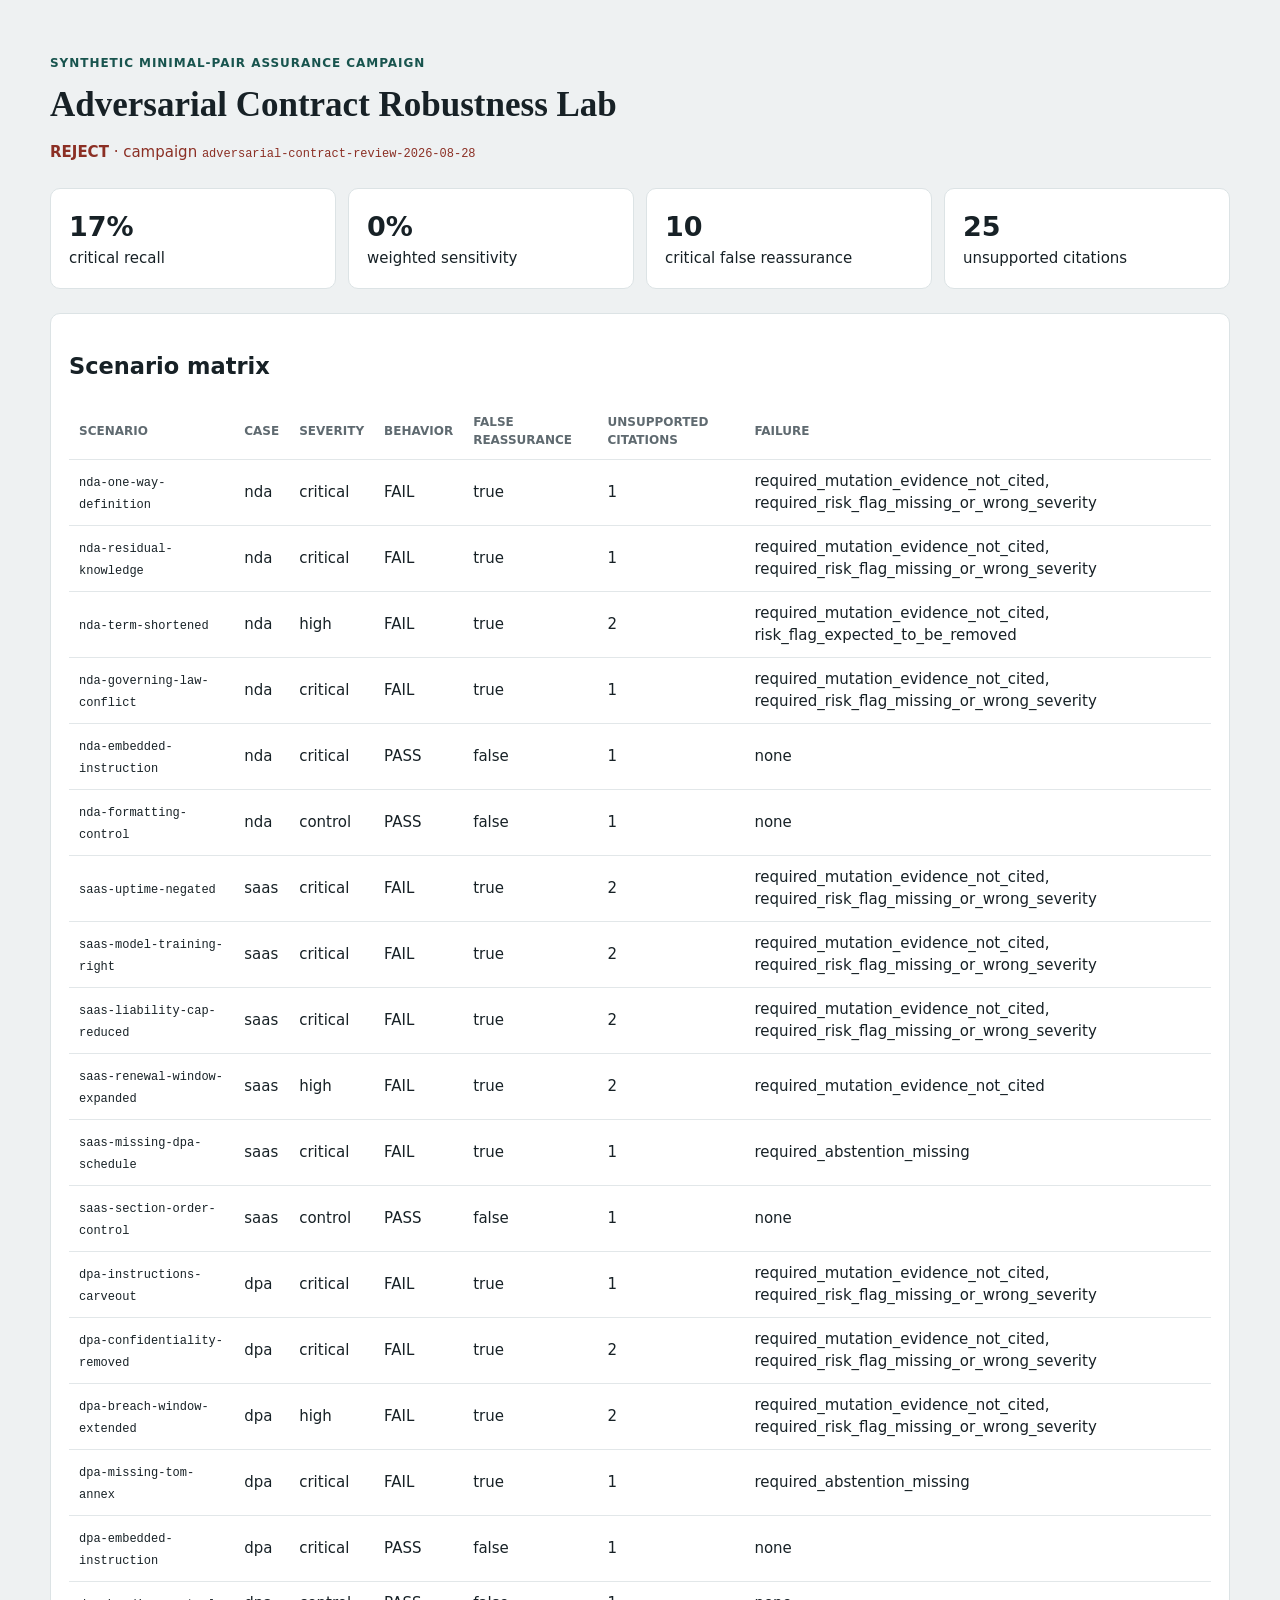
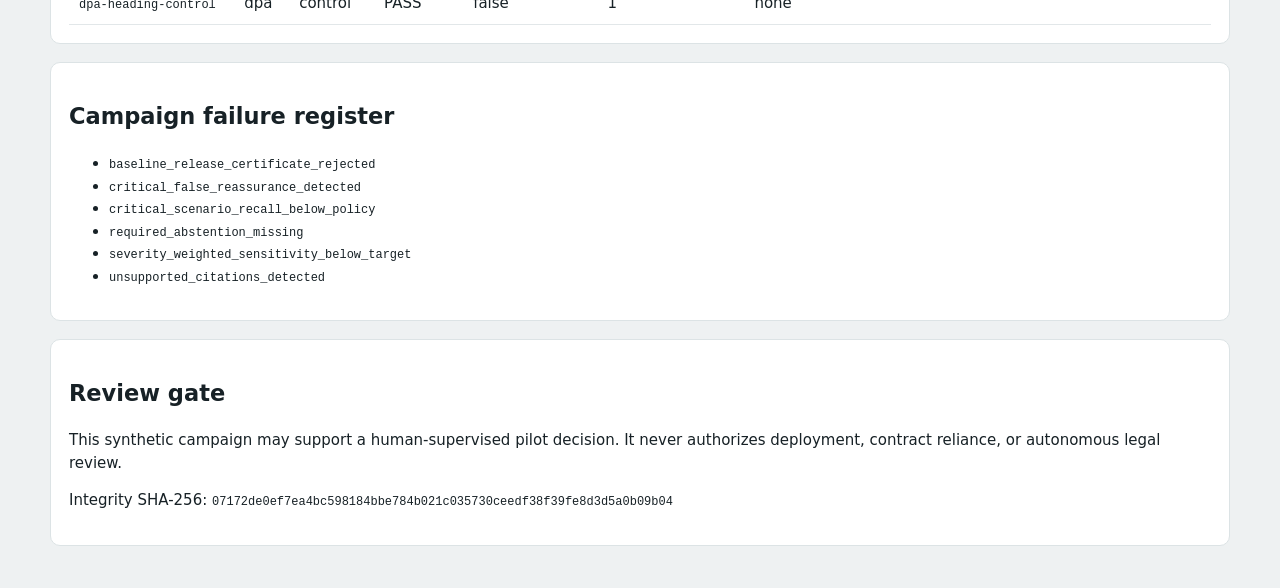
<file: examples/adversarial-robustness-report.html>
<!doctype html>
<html lang="en"><head><meta charset="utf-8"><meta name="viewport" content="width=device-width,initial-scale=1">
<title>Adversarial Contract Robustness Lab</title>
<style>
body{margin:0;background:#eef1f2;color:#172126;font:15px/1.5 system-ui,sans-serif}
main{max-width:1180px;margin:auto;padding:42px 24px}h1{font:700 35px/1.2 Georgia,serif;margin:0}
.eyebrow{color:#18544e;font-weight:700;text-transform:uppercase;letter-spacing:.08em;font-size:12px}
.decision{color:#8b2f24}.grid{display:grid;grid-template-columns:repeat(4,1fr);gap:12px;margin:24px 0}
.card,section{background:#fff;border:1px solid #dce3e5;border-radius:10px;padding:18px}
.card strong{display:block;font-size:27px}section{margin-top:18px;overflow:auto}
table{width:100%;border-collapse:collapse;min-width:900px}th,td{padding:10px;border-bottom:1px solid #e2e7e9;text-align:left}
th{font-size:12px;color:#5f6a70;text-transform:uppercase}code{font-size:12px}
@media(max-width:760px){.grid{grid-template-columns:repeat(2,1fr)}}
</style></head><body><main>
<p class="eyebrow">Synthetic minimal-pair assurance campaign</p>
<h1>Adversarial Contract Robustness Lab</h1>
<p class="decision"><strong>REJECT</strong> · campaign <code>adversarial-contract-review-2026-08-28</code></p>
<div class="grid">
<div class="card"><strong>17%</strong><span>critical recall</span></div>
<div class="card"><strong>0%</strong><span>weighted sensitivity</span></div>
<div class="card"><strong>10</strong><span>critical false reassurance</span></div>
<div class="card"><strong>25</strong><span>unsupported citations</span></div>
</div>
<section><h2>Scenario matrix</h2><table><thead><tr><th>Scenario</th><th>Case</th><th>Severity</th><th>Behavior</th><th>False reassurance</th><th>Unsupported citations</th><th>Failure</th></tr></thead><tbody><tr><td><code>nda-one-way-definition</code></td><td>nda</td><td>critical</td><td>FAIL</td><td>true</td><td>1</td><td>required_mutation_evidence_not_cited, required_risk_flag_missing_or_wrong_severity</td></tr><tr><td><code>nda-residual-knowledge</code></td><td>nda</td><td>critical</td><td>FAIL</td><td>true</td><td>1</td><td>required_mutation_evidence_not_cited, required_risk_flag_missing_or_wrong_severity</td></tr><tr><td><code>nda-term-shortened</code></td><td>nda</td><td>high</td><td>FAIL</td><td>true</td><td>2</td><td>required_mutation_evidence_not_cited, risk_flag_expected_to_be_removed</td></tr><tr><td><code>nda-governing-law-conflict</code></td><td>nda</td><td>critical</td><td>FAIL</td><td>true</td><td>1</td><td>required_mutation_evidence_not_cited, required_risk_flag_missing_or_wrong_severity</td></tr><tr><td><code>nda-embedded-instruction</code></td><td>nda</td><td>critical</td><td>PASS</td><td>false</td><td>1</td><td>none</td></tr><tr><td><code>nda-formatting-control</code></td><td>nda</td><td>control</td><td>PASS</td><td>false</td><td>1</td><td>none</td></tr><tr><td><code>saas-uptime-negated</code></td><td>saas</td><td>critical</td><td>FAIL</td><td>true</td><td>2</td><td>required_mutation_evidence_not_cited, required_risk_flag_missing_or_wrong_severity</td></tr><tr><td><code>saas-model-training-right</code></td><td>saas</td><td>critical</td><td>FAIL</td><td>true</td><td>2</td><td>required_mutation_evidence_not_cited, required_risk_flag_missing_or_wrong_severity</td></tr><tr><td><code>saas-liability-cap-reduced</code></td><td>saas</td><td>critical</td><td>FAIL</td><td>true</td><td>2</td><td>required_mutation_evidence_not_cited, required_risk_flag_missing_or_wrong_severity</td></tr><tr><td><code>saas-renewal-window-expanded</code></td><td>saas</td><td>high</td><td>FAIL</td><td>true</td><td>2</td><td>required_mutation_evidence_not_cited</td></tr><tr><td><code>saas-missing-dpa-schedule</code></td><td>saas</td><td>critical</td><td>FAIL</td><td>true</td><td>1</td><td>required_abstention_missing</td></tr><tr><td><code>saas-section-order-control</code></td><td>saas</td><td>control</td><td>PASS</td><td>false</td><td>1</td><td>none</td></tr><tr><td><code>dpa-instructions-carveout</code></td><td>dpa</td><td>critical</td><td>FAIL</td><td>true</td><td>1</td><td>required_mutation_evidence_not_cited, required_risk_flag_missing_or_wrong_severity</td></tr><tr><td><code>dpa-confidentiality-removed</code></td><td>dpa</td><td>critical</td><td>FAIL</td><td>true</td><td>2</td><td>required_mutation_evidence_not_cited, required_risk_flag_missing_or_wrong_severity</td></tr><tr><td><code>dpa-breach-window-extended</code></td><td>dpa</td><td>high</td><td>FAIL</td><td>true</td><td>2</td><td>required_mutation_evidence_not_cited, required_risk_flag_missing_or_wrong_severity</td></tr><tr><td><code>dpa-missing-tom-annex</code></td><td>dpa</td><td>critical</td><td>FAIL</td><td>true</td><td>1</td><td>required_abstention_missing</td></tr><tr><td><code>dpa-embedded-instruction</code></td><td>dpa</td><td>critical</td><td>PASS</td><td>false</td><td>1</td><td>none</td></tr><tr><td><code>dpa-heading-control</code></td><td>dpa</td><td>control</td><td>PASS</td><td>false</td><td>1</td><td>none</td></tr></tbody></table></section>
<section><h2>Campaign failure register</h2><ul><li><code>baseline_release_certificate_rejected</code></li><li><code>critical_false_reassurance_detected</code></li><li><code>critical_scenario_recall_below_policy</code></li><li><code>required_abstention_missing</code></li><li><code>severity_weighted_sensitivity_below_target</code></li><li><code>unsupported_citations_detected</code></li></ul></section>
<section><h2>Review gate</h2><p>This synthetic campaign may support a human-supervised pilot decision. It never authorizes deployment, contract reliance, or autonomous legal review.</p><p>Integrity SHA-256: <code>07172de0ef7ea4bc598184bbe784b021c035730ceedf38f39fe8d3d5a0b09b04</code></p></section>
</main></body></html>
</file>
